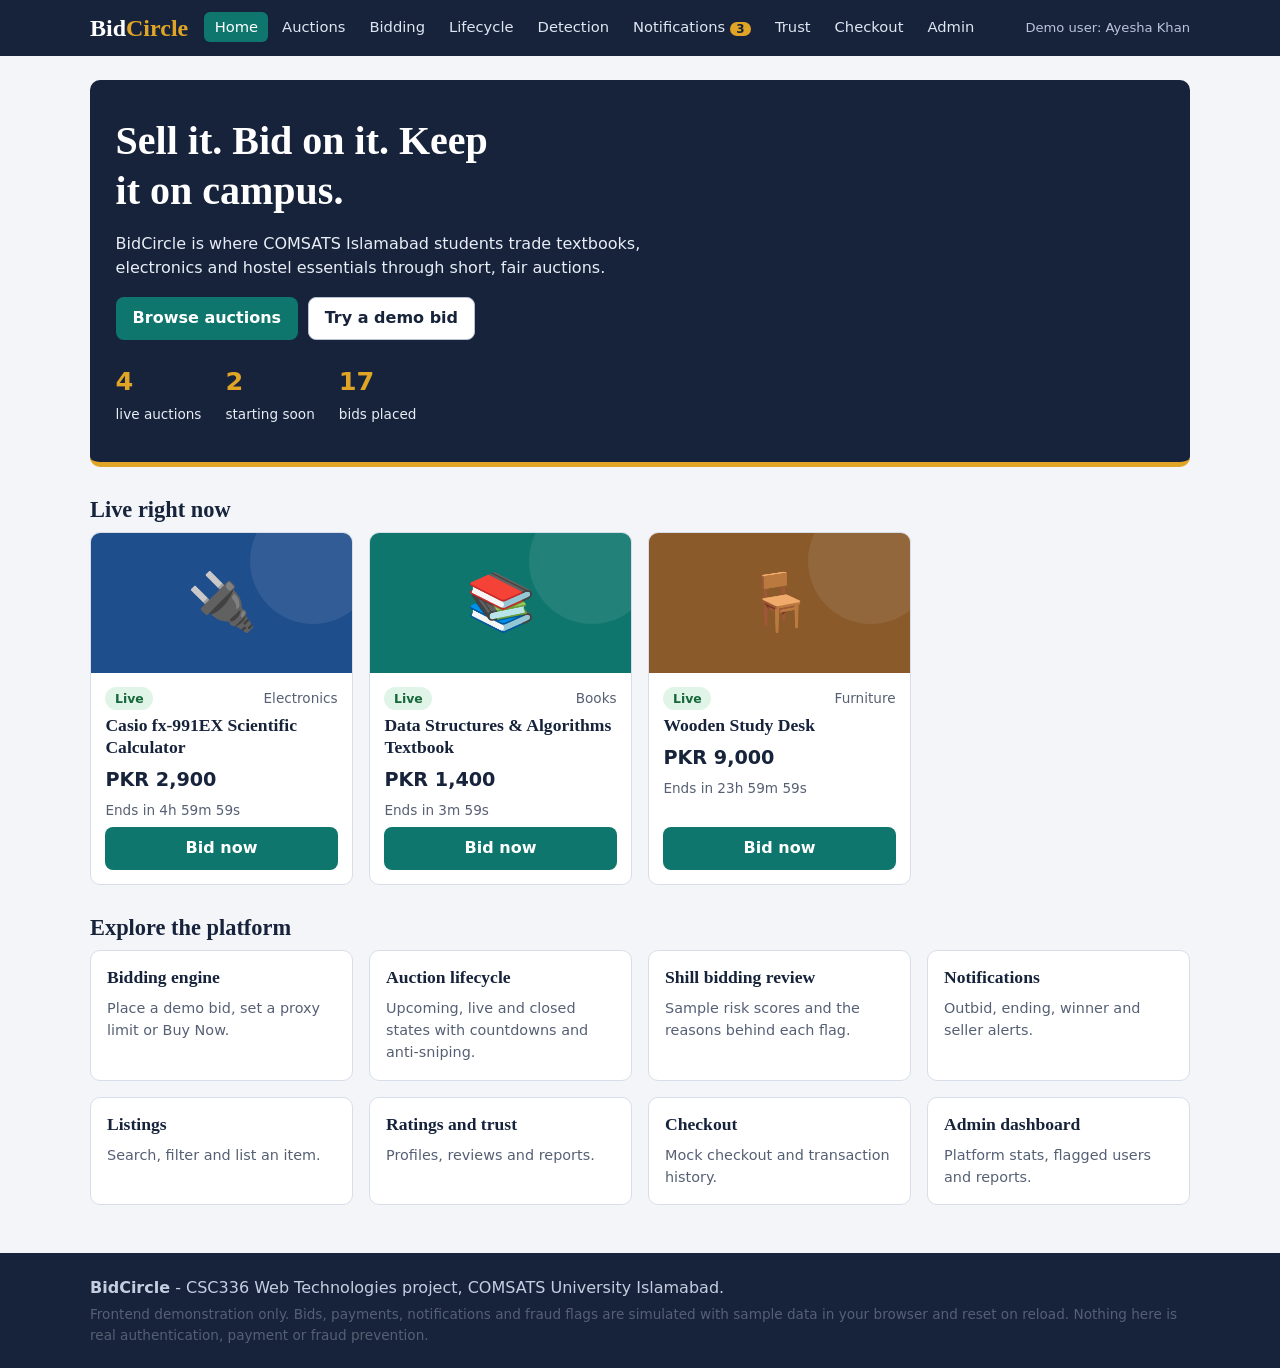
<file: index.html>
<!DOCTYPE html>
<html lang="en">
<head>
<meta charset="UTF-8">
<meta name="viewport" content="width=device-width, initial-scale=1.0">
<title>Home | BidCircle</title>
<link rel="stylesheet" href="css/style.css">
<link rel="stylesheet" href="css/ibrahim.css">
<link rel="stylesheet" href="css/mustafa.css">
</head>
<body data-root="" data-page="home">
<a class="skip" href="#main">Skip to content</a>
<header id="site-header" class="site-header"></header>
<main id="main" class="container">
<section class="hero">
  <h1>Sell it. Bid on it. Keep it on campus.</h1>
  <p>BidCircle is where COMSATS Islamabad students trade textbooks, electronics and hostel essentials through short, fair auctions.</p>
  <div class="row"><a class="btn btn-primary" href="pages/auctions.html">Browse auctions</a><a class="btn btn-secondary" href="pages/bidding.html">Try a demo bid</a></div>
  <div id="home-stats" class="stats" aria-label="Platform summary"></div>
</section>
<section aria-labelledby="feat-h"><h2 id="feat-h">Live right now</h2><div id="featured" class="grid"></div></section>
<section aria-labelledby="mod-h"><h2 id="mod-h">Explore the platform</h2>
<div class="grid">
<a class="tile" href="pages/bidding.html"><h3>Bidding engine</h3><p>Place a demo bid, set a proxy limit or Buy Now.</p></a>
<a class="tile" href="pages/lifecycle.html"><h3>Auction lifecycle</h3><p>Upcoming, live and closed states with countdowns and anti-sniping.</p></a>
<a class="tile" href="pages/detection.html"><h3>Shill bidding review</h3><p>Sample risk scores and the reasons behind each flag.</p></a>
<a class="tile" href="pages/notifications.html"><h3>Notifications</h3><p>Outbid, ending, winner and seller alerts.</p></a>
<a class="tile" href="pages/auctions.html"><h3>Listings</h3><p>Search, filter and list an item.</p></a>
<a class="tile" href="pages/trust.html"><h3>Ratings and trust</h3><p>Profiles, reviews and reports.</p></a>
<a class="tile" href="pages/checkout.html"><h3>Checkout</h3><p>Mock checkout and transaction history.</p></a>
<a class="tile" href="pages/admin.html"><h3>Admin dashboard</h3><p>Platform stats, flagged users and reports.</p></a>
</div></section>
</main>
<footer id="site-footer" class="site-footer"></footer>
<script src="js/sample-data.js"></script>
<script src="js/main.js"></script>

</body>
</html>
</file>
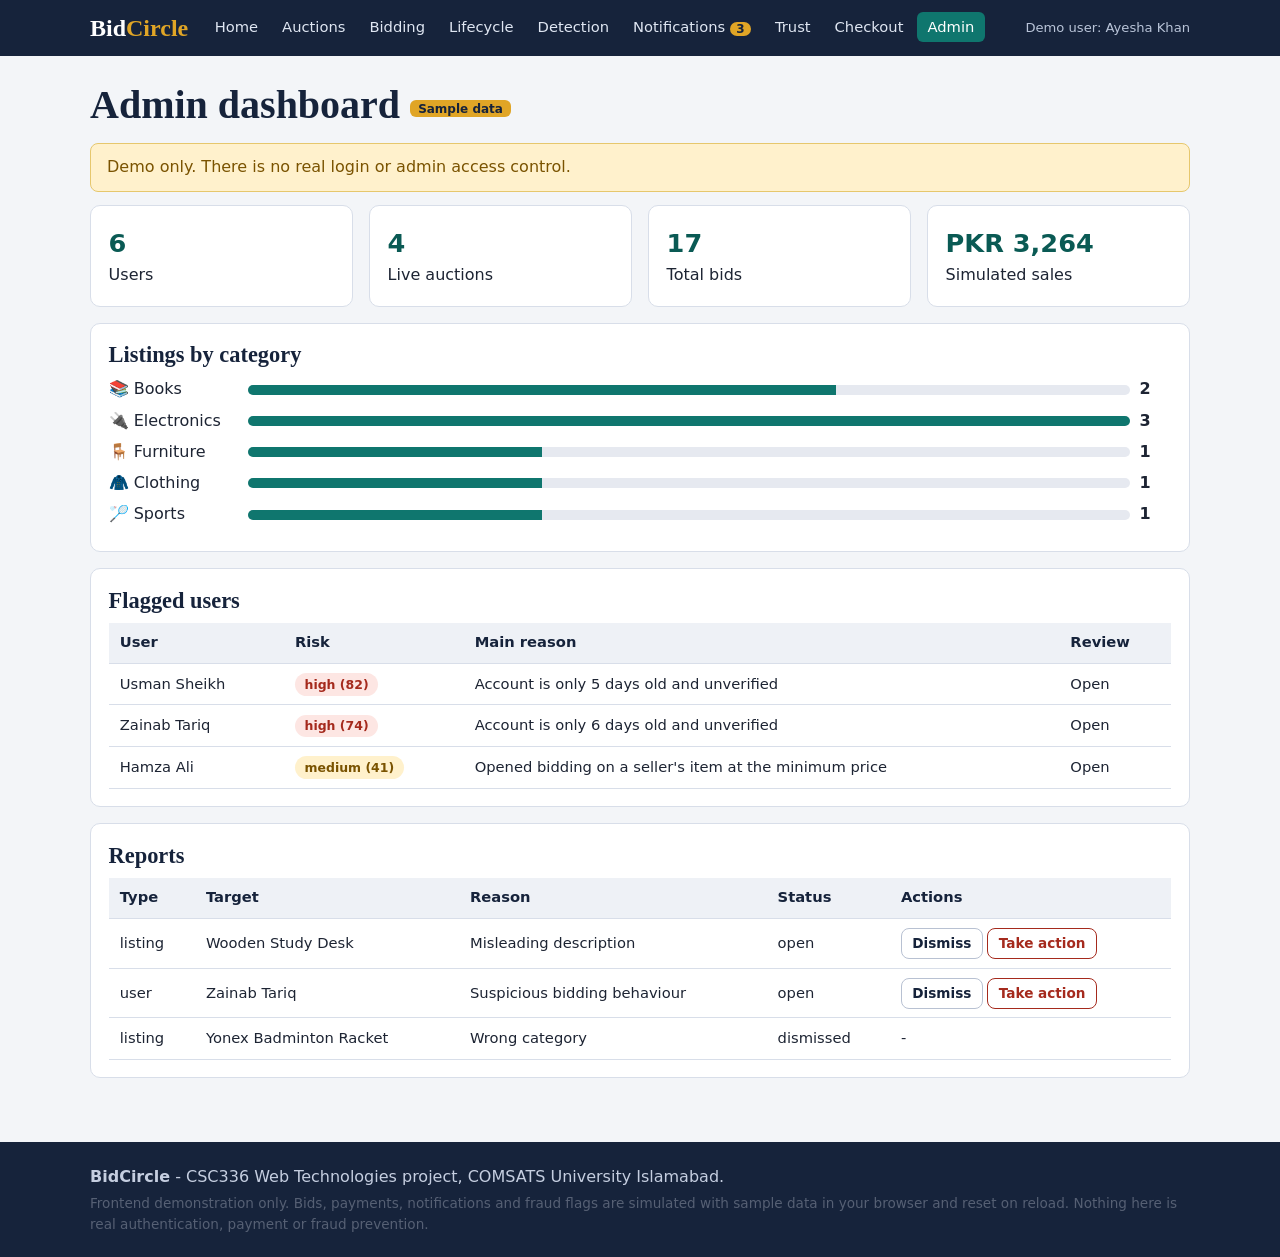
<file: pages/admin.html>
<!DOCTYPE html>
<html lang="en">
<head>
<meta charset="UTF-8">
<meta name="viewport" content="width=device-width, initial-scale=1.0">
<title>Admin Dashboard | BidCircle</title>
<link rel="stylesheet" href="../css/style.css">
<link rel="stylesheet" href="../css/ibrahim.css">
<link rel="stylesheet" href="../css/mustafa.css">
</head>
<body data-root="../" data-page="admin">
<a class="skip" href="#main">Skip to content</a>
<header id="site-header" class="site-header"></header>
<main id="main" class="container">
<h1>Admin dashboard <span class="sim-tag">Sample data</span></h1><p class="alert alert-warn">Demo only. There is no real login or admin access control.</p>
<div id="admin-stats"></div>
<section class="panel" style="margin-top:1rem"><h2>Listings by category</h2><div id="cat-chart"></div></section>
<section class="panel"><h2>Flagged users</h2><div class="table-wrap"><table><thead><tr><th>User</th><th>Risk</th><th>Main reason</th><th>Review</th></tr></thead><tbody id="flagged-body"></tbody></table></div></section>
<section class="panel"><h2>Reports</h2><div class="table-wrap"><table><thead><tr><th>Type</th><th>Target</th><th>Reason</th><th>Status</th><th>Actions</th></tr></thead><tbody id="report-body"></tbody></table></div></section>
</main>
<footer id="site-footer" class="site-footer"></footer>
<script src="../js/sample-data.js"></script>
<script src="../js/main.js"></script>
<script src="../js/mustafa/admin.js"></script>
</body>
</html>
</file>
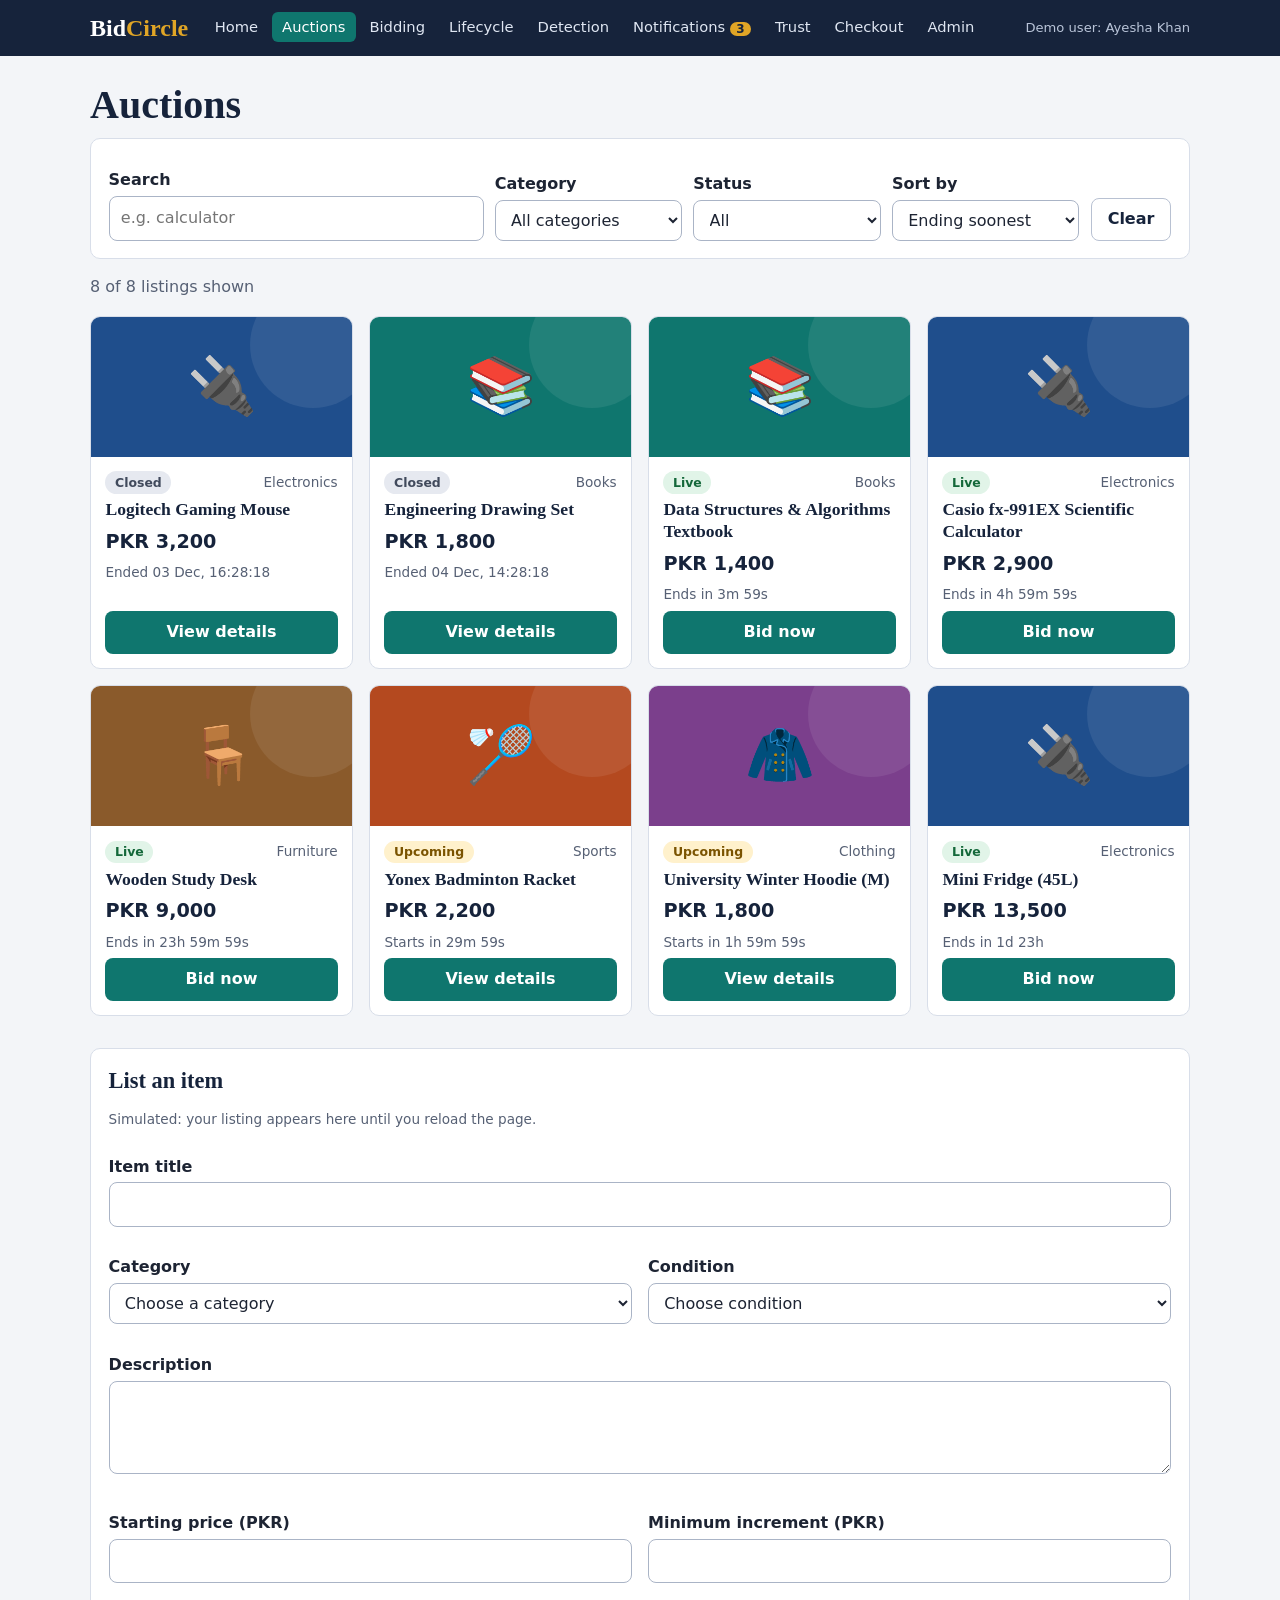
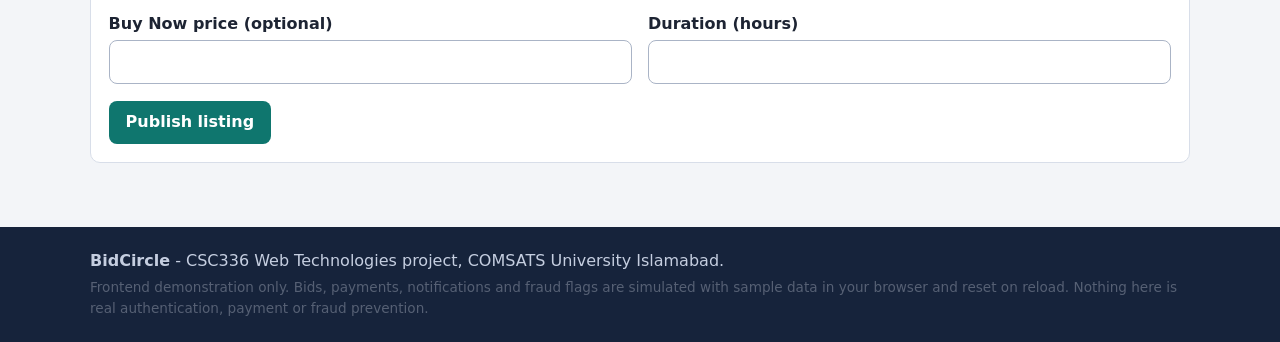
<file: pages/auctions.html>
<!DOCTYPE html>
<html lang="en">
<head>
<meta charset="UTF-8">
<meta name="viewport" content="width=device-width, initial-scale=1.0">
<title>Auctions | BidCircle</title>
<link rel="stylesheet" href="../css/style.css">
<link rel="stylesheet" href="../css/ibrahim.css">
<link rel="stylesheet" href="../css/mustafa.css">
</head>
<body data-root="../" data-page="auctions">
<a class="skip" href="#main">Skip to content</a>
<header id="site-header" class="site-header"></header>
<main id="main" class="container">
<h1>Auctions</h1>
<section class="panel" aria-label="Search and filters"><div class="filters">
<div><label for="search">Search</label><input id="search" type="search" placeholder="e.g. calculator"></div>
<div><label for="category">Category</label><select id="category"></select></div>
<div><label for="status-filter">Status</label><select id="status-filter"><option value="all">All</option><option value="live">Live</option><option value="upcoming">Upcoming</option><option value="closed">Closed</option></select></div>
<div><label for="sort">Sort by</label><select id="sort"><option value="ending">Ending soonest</option><option value="low">Price: low to high</option><option value="high">Price: high to low</option></select></div>
<button id="clear-filters" class="btn btn-secondary" type="button">Clear</button></div></section>
<p id="result-count" class="muted" role="status"></p>
<div id="listing-grid" class="grid"></div>
<div id="empty-state" class="empty" hidden>No listings match. Try a different keyword or clear the filters.</div>
<section class="panel" style="margin-top:2rem"><h2>List an item</h2><p class="muted small">Simulated: your listing appears here until you reload the page.</p>
<div id="listing-ok" class="alert alert-ok" role="status" hidden></div>
<form id="listing-form" novalidate class="form-grid">
<div class="full"><label for="f-title">Item title</label><input id="f-title" required minlength="5" maxlength="80"><p class="field-error" id="err-f-title"></p></div>
<div><label for="f-category">Category</label><select id="f-category" required></select><p class="field-error" id="err-f-category"></p></div>
<div><label for="f-condition">Condition</label><select id="f-condition" required><option value="">Choose condition</option><option>Like new</option><option>Good</option><option>Fair</option></select><p class="field-error" id="err-f-condition"></p></div>
<div class="full"><label for="f-desc">Description</label><textarea id="f-desc" rows="3" required minlength="20" maxlength="400"></textarea><p class="field-error" id="err-f-desc"></p></div>
<div><label for="f-start">Starting price (PKR)</label><input id="f-start" type="number" min="100" required><p class="field-error" id="err-f-start"></p></div>
<div><label for="f-inc">Minimum increment (PKR)</label><input id="f-inc" type="number" min="10" required><p class="field-error" id="err-f-inc"></p></div>
<div><label for="f-buy">Buy Now price (optional)</label><input id="f-buy" type="number" min="100"><p class="field-error" id="err-f-buy"></p></div>
<div><label for="f-hours">Duration (hours)</label><input id="f-hours" type="number" min="1" max="168" required><p class="field-error" id="err-f-hours"></p></div>
<div class="full"><button class="btn btn-primary" type="submit">Publish listing</button></div></form></section>
</main>
<footer id="site-footer" class="site-footer"></footer>
<script src="../js/sample-data.js"></script>
<script src="../js/main.js"></script>
<script src="../js/mustafa/listings.js"></script>
</body>
</html>
</file>
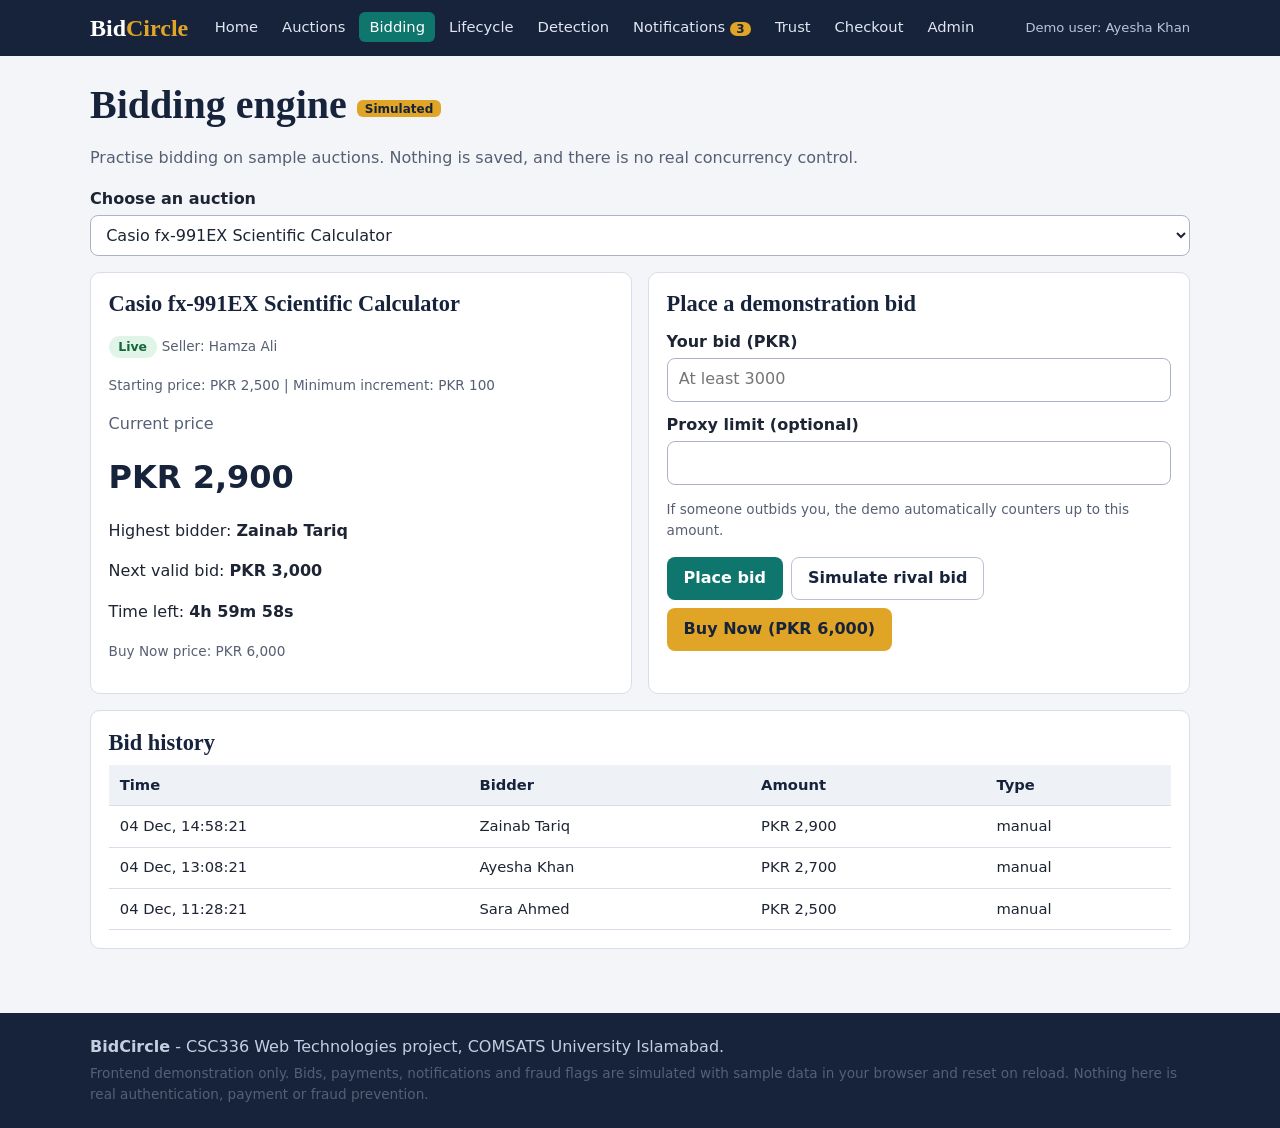
<file: pages/bidding.html>
<!DOCTYPE html>
<html lang="en">
<head>
<meta charset="UTF-8">
<meta name="viewport" content="width=device-width, initial-scale=1.0">
<title>Bidding Engine | BidCircle</title>
<link rel="stylesheet" href="../css/style.css">
<link rel="stylesheet" href="../css/ibrahim.css">
<link rel="stylesheet" href="../css/mustafa.css">
</head>
<body data-root="../" data-page="bidding">
<a class="skip" href="#main">Skip to content</a>
<header id="site-header" class="site-header"></header>
<main id="main" class="container">
<h1>Bidding engine <span class="sim-tag">Simulated</span></h1>
<p class="muted">Practise bidding on sample auctions. Nothing is saved, and there is no real concurrency control.</p>
<label for="auction-select">Choose an auction</label><select id="auction-select"></select>
<div class="bid-layout" style="margin-top:1rem">
<section class="panel" id="bid-summary" aria-live="polite"></section>
<section class="panel"><h2>Place a demonstration bid</h2>
<form id="bid-form" novalidate>
<label for="bid-amount">Your bid (PKR)</label><input id="bid-amount" type="number" step="1" inputmode="numeric">
<label for="proxy-max">Proxy limit (optional)</label><input id="proxy-max" type="number" step="1" inputmode="numeric" aria-describedby="proxy-help">
<p id="proxy-help" class="muted small">If someone outbids you, the demo automatically counters up to this amount.</p>
<div class="bid-actions"><button class="btn btn-primary" id="place-btn" type="submit">Place bid</button>
<button class="btn btn-secondary" id="rival-btn" type="button">Simulate rival bid</button>
<button class="btn btn-gold" id="buy-btn" type="button">Buy Now</button></div>
</form><div id="bid-msg" role="status" aria-live="polite"></div></section></div>
<section class="panel"><h2>Bid history</h2><div class="table-wrap"><table><thead><tr><th>Time</th><th>Bidder</th><th>Amount</th><th>Type</th></tr></thead><tbody id="bid-history"></tbody></table></div></section>
</main>
<footer id="site-footer" class="site-footer"></footer>
<script src="../js/sample-data.js"></script>
<script src="../js/main.js"></script>
<script src="../js/ibrahim/bidding.js"></script>
</body>
</html>
</file>
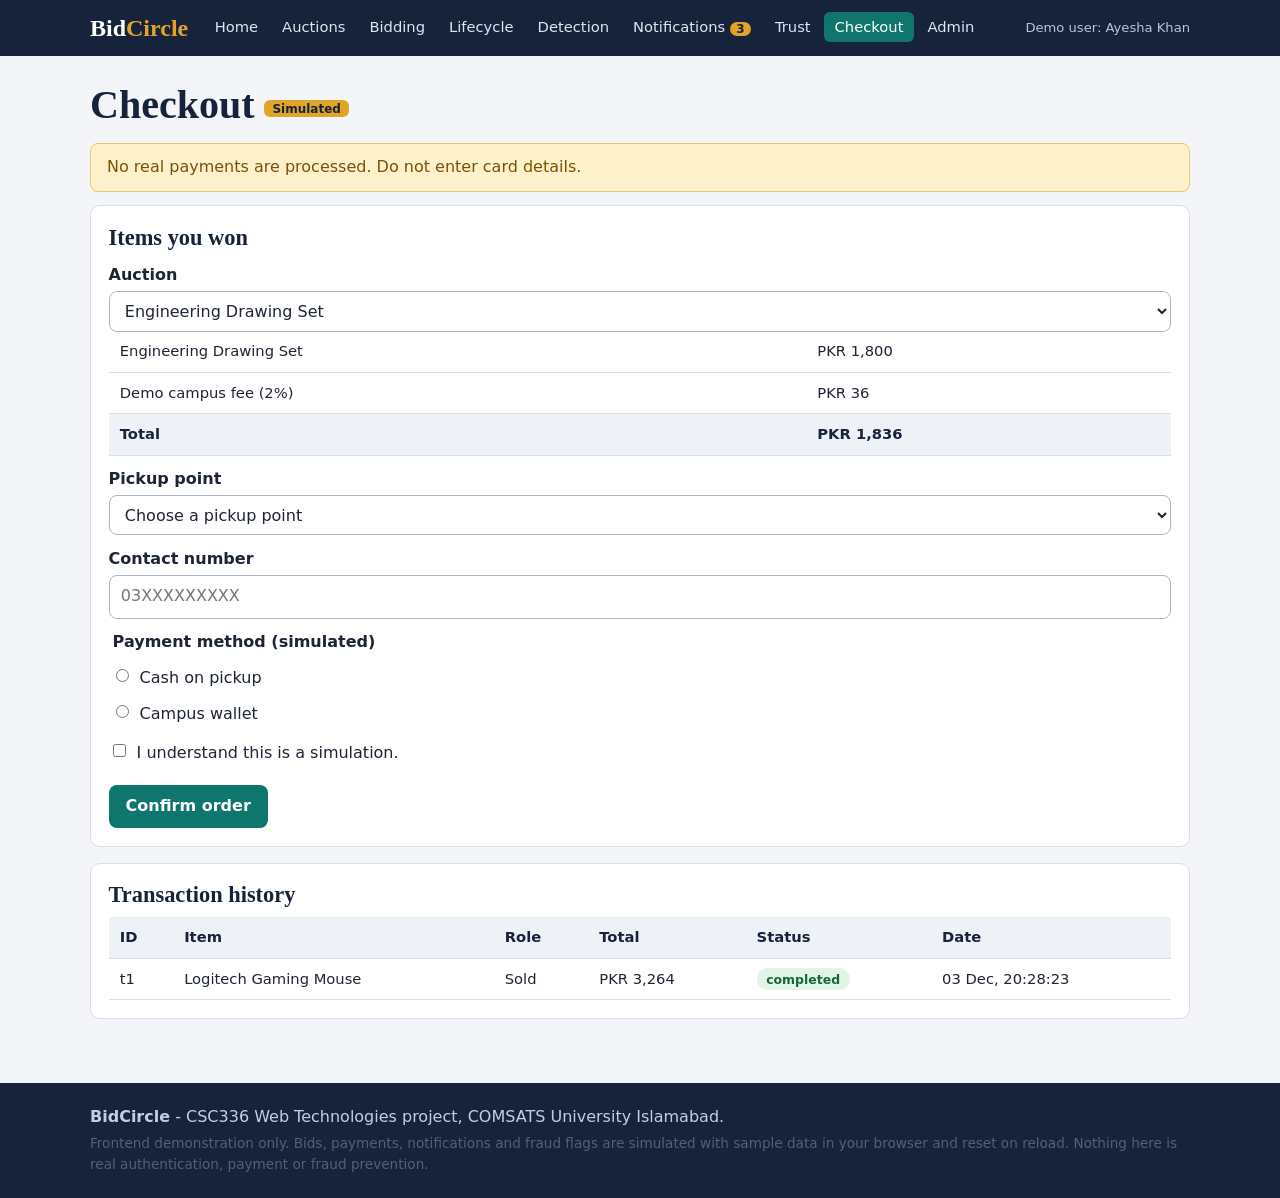
<file: pages/checkout.html>
<!DOCTYPE html>
<html lang="en">
<head>
<meta charset="UTF-8">
<meta name="viewport" content="width=device-width, initial-scale=1.0">
<title>Checkout | BidCircle</title>
<link rel="stylesheet" href="../css/style.css">
<link rel="stylesheet" href="../css/ibrahim.css">
<link rel="stylesheet" href="../css/mustafa.css">
</head>
<body data-root="../" data-page="checkout">
<a class="skip" href="#main">Skip to content</a>
<header id="site-header" class="site-header"></header>
<main id="main" class="container">
<h1>Checkout <span class="sim-tag">Simulated</span></h1><p class="alert alert-warn">No real payments are processed. Do not enter card details.</p>
<div id="receipt" class="alert alert-ok" role="status" hidden></div>
<section class="panel"><h2>Items you won</h2><div id="no-pending" class="empty">Nothing waiting for checkout. Win an auction to see it here.</div>
<form id="checkout-form"><label for="won-select">Auction</label><select id="won-select"></select><div id="order-summary" class="table-wrap"></div>
<label for="pickup">Pickup point</label><select id="pickup" required><option value="">Choose a pickup point</option><option>Main library entrance</option><option>Cafeteria</option><option>Hostel gate</option></select>
<label for="phone">Contact number</label><input id="phone" type="tel" required pattern="03[0-9]{9}" placeholder="03XXXXXXXXX" title="Enter an 11-digit mobile number starting with 03">
<fieldset style="border:0;padding:0;margin-top:.7rem"><legend><strong>Payment method (simulated)</strong></legend>
<label class="check"><input type="radio" name="method" value="Simulated cash on pickup" required> Cash on pickup</label>
<label class="check"><input type="radio" name="method" value="Simulated campus wallet"> Campus wallet</label></fieldset>
<label class="check"><input type="checkbox" required> I understand this is a simulation.</label>
<button class="btn btn-primary" type="submit" style="margin-top:1rem">Confirm order</button></form></section>
<section class="panel"><h2>Transaction history</h2><div class="table-wrap"><table><thead><tr><th>ID</th><th>Item</th><th>Role</th><th>Total</th><th>Status</th><th>Date</th></tr></thead><tbody id="tx-body"></tbody></table></div></section>
</main>
<footer id="site-footer" class="site-footer"></footer>
<script src="../js/sample-data.js"></script>
<script src="../js/main.js"></script>
<script src="../js/mustafa/checkout.js"></script>
</body>
</html>
</file>
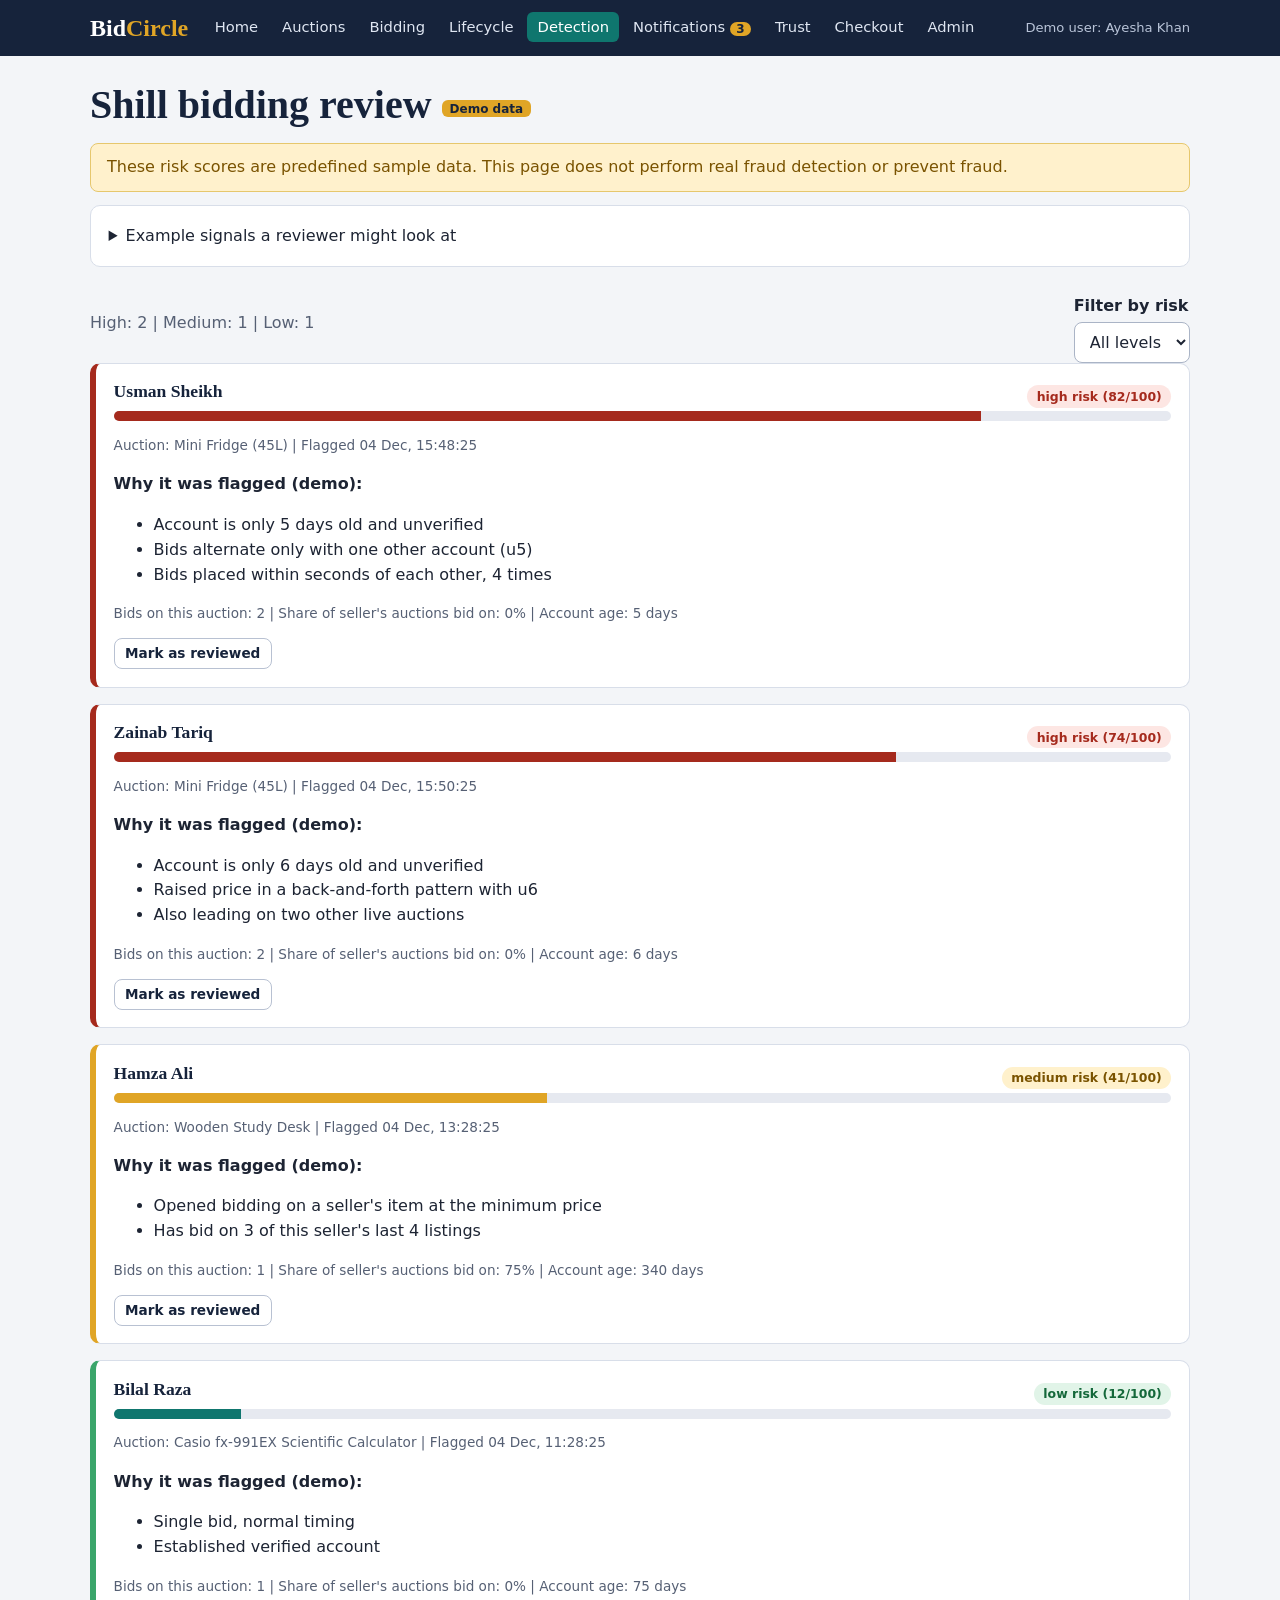
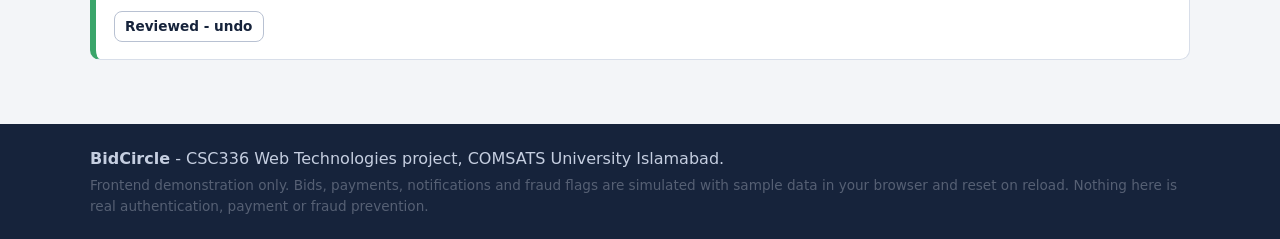
<file: pages/detection.html>
<!DOCTYPE html>
<html lang="en">
<head>
<meta charset="UTF-8">
<meta name="viewport" content="width=device-width, initial-scale=1.0">
<title>Shill Bidding Review | BidCircle</title>
<link rel="stylesheet" href="../css/style.css">
<link rel="stylesheet" href="../css/ibrahim.css">
<link rel="stylesheet" href="../css/mustafa.css">
</head>
<body data-root="../" data-page="detection">
<a class="skip" href="#main">Skip to content</a>
<header id="site-header" class="site-header"></header>
<main id="main" class="container">
<h1>Shill bidding review <span class="sim-tag">Demo data</span></h1>
<p class="alert alert-warn">These risk scores are predefined sample data. This page does not perform real fraud detection or prevent fraud.</p>
<details class="panel"><summary>Example signals a reviewer might look at</summary><ul><li>Very new, unverified accounts</li><li>Two accounts raising each other repeatedly</li><li>Bidding mostly on one seller's listings</li><li>Bids placed seconds apart</li></ul></details>
<div class="row"><p id="risk-summary" class="muted" role="status"></p><div><label for="risk-filter">Filter by risk</label><select id="risk-filter"><option value="all">All levels</option><option value="high">High</option><option value="medium">Medium</option><option value="low">Low</option></select></div></div>
<div id="risk-list"></div>
</main>
<footer id="site-footer" class="site-footer"></footer>
<script src="../js/sample-data.js"></script>
<script src="../js/main.js"></script>
<script src="../js/ibrahim/detection.js"></script>
</body>
</html>
</file>
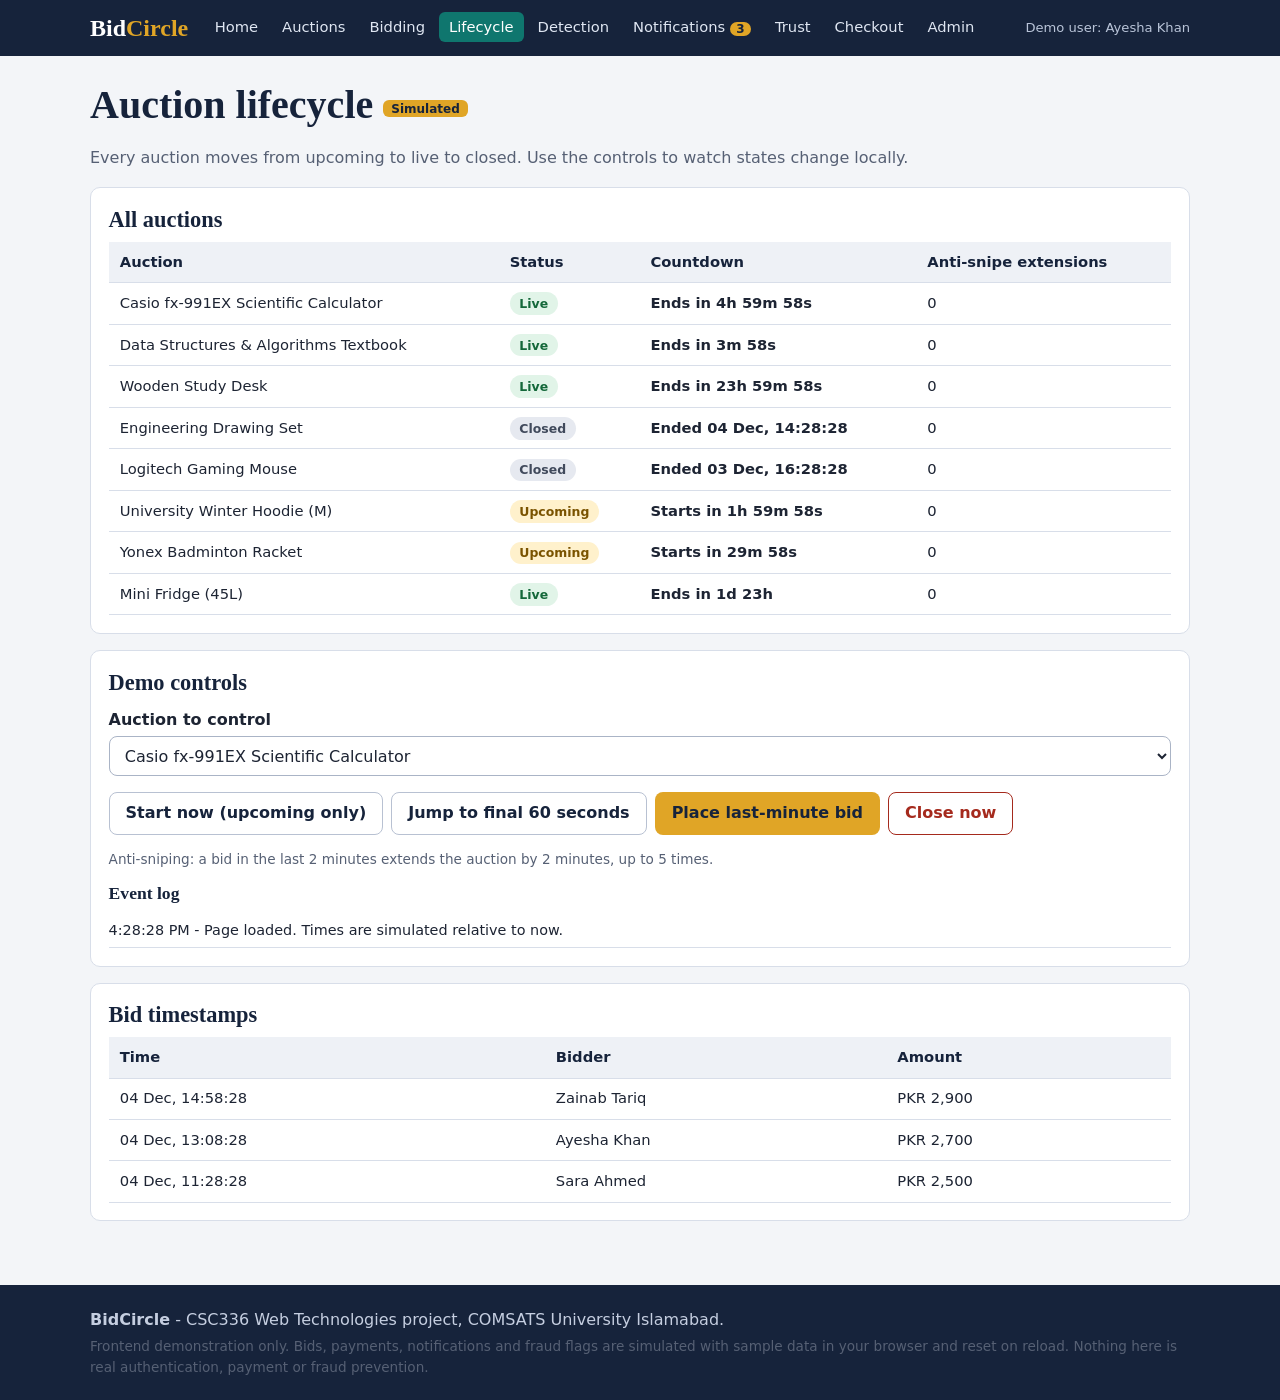
<file: pages/lifecycle.html>
<!DOCTYPE html>
<html lang="en">
<head>
<meta charset="UTF-8">
<meta name="viewport" content="width=device-width, initial-scale=1.0">
<title>Auction Lifecycle | BidCircle</title>
<link rel="stylesheet" href="../css/style.css">
<link rel="stylesheet" href="../css/ibrahim.css">
<link rel="stylesheet" href="../css/mustafa.css">
</head>
<body data-root="../" data-page="lifecycle">
<a class="skip" href="#main">Skip to content</a>
<header id="site-header" class="site-header"></header>
<main id="main" class="container">
<h1>Auction lifecycle <span class="sim-tag">Simulated</span></h1>
<p class="muted">Every auction moves from upcoming to live to closed. Use the controls to watch states change locally.</p>
<section class="panel"><h2>All auctions</h2><div class="table-wrap"><table><thead><tr><th>Auction</th><th>Status</th><th>Countdown</th><th>Anti-snipe extensions</th></tr></thead><tbody id="life-body"></tbody></table></div></section>
<section class="panel"><h2>Demo controls</h2><label for="life-select">Auction to control</label><select id="life-select"></select>
<div class="bid-actions"><button id="start-btn" class="btn btn-secondary" type="button">Start now (upcoming only)</button>
<button id="final-btn" class="btn btn-secondary" type="button">Jump to final 60 seconds</button>
<button id="snipe-btn" class="btn btn-gold" type="button">Place last-minute bid</button>
<button id="close-btn" class="btn btn-danger" type="button">Close now</button></div>
<p class="muted small">Anti-sniping: a bid in the last 2 minutes extends the auction by 2 minutes, up to 5 times.</p>
<h3>Event log</h3><ul id="event-log" class="log" aria-live="polite"></ul></section>
<section class="panel"><h2>Bid timestamps</h2><div class="table-wrap"><table><thead><tr><th>Time</th><th>Bidder</th><th>Amount</th></tr></thead><tbody id="life-bids"></tbody></table></div></section>
</main>
<footer id="site-footer" class="site-footer"></footer>
<script src="../js/sample-data.js"></script>
<script src="../js/main.js"></script>
<script src="../js/ibrahim/lifecycle.js"></script>
</body>
</html>
</file>
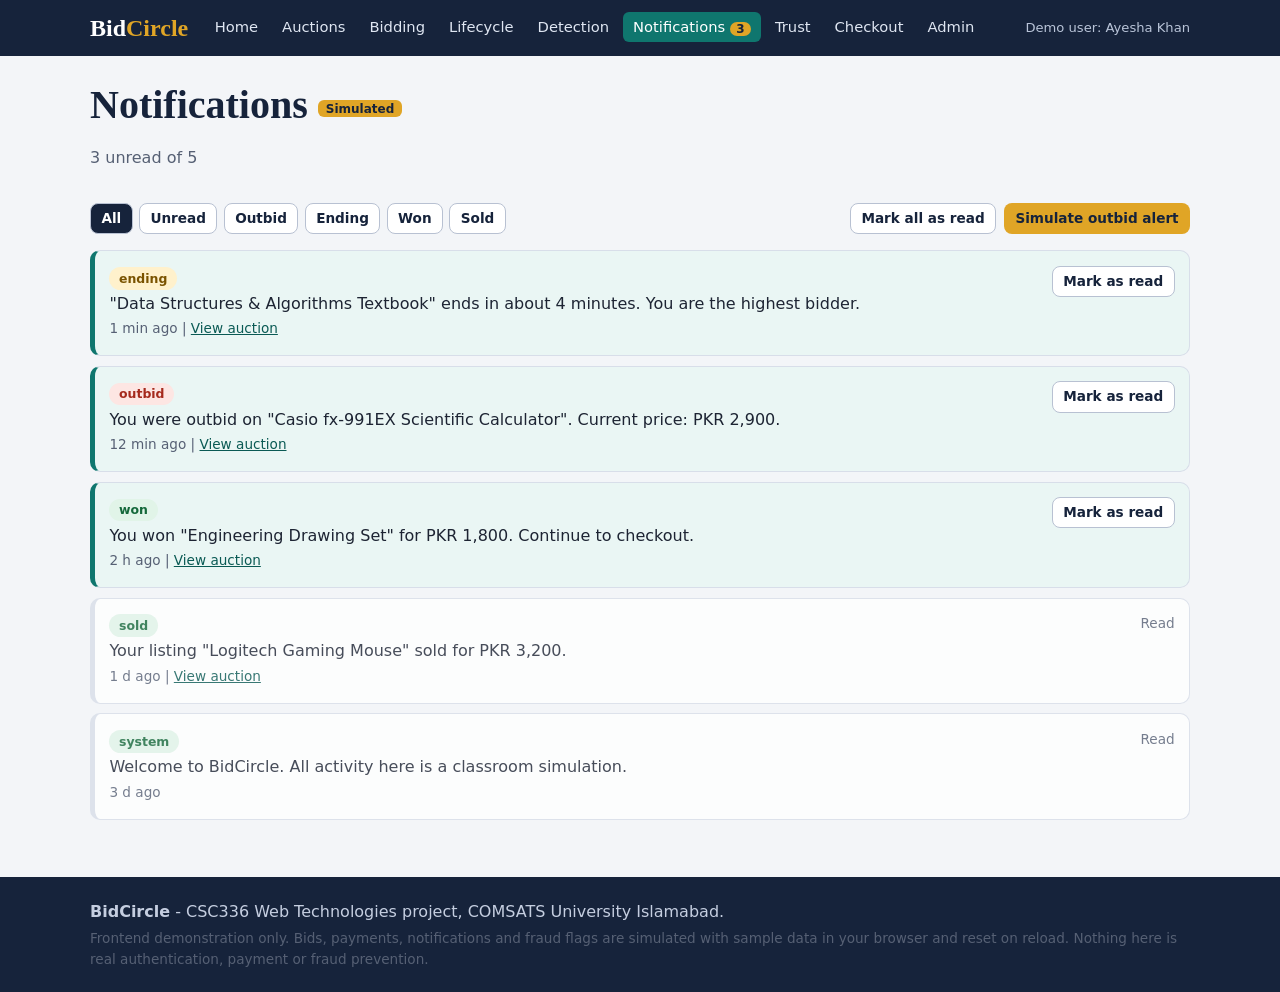
<file: pages/notifications.html>
<!DOCTYPE html>
<html lang="en">
<head>
<meta charset="UTF-8">
<meta name="viewport" content="width=device-width, initial-scale=1.0">
<title>Notifications | BidCircle</title>
<link rel="stylesheet" href="../css/style.css">
<link rel="stylesheet" href="../css/ibrahim.css">
<link rel="stylesheet" href="../css/mustafa.css">
</head>
<body data-root="../" data-page="notifications">
<a class="skip" href="#main">Skip to content</a>
<header id="site-header" class="site-header"></header>
<main id="main" class="container">
<h1>Notifications <span class="sim-tag">Simulated</span></h1>
<p id="notif-status" class="muted" role="status"></p>
<div class="row"><div id="notif-tabs" class="tabs" role="group" aria-label="Filter notifications"></div>
<div class="bid-actions" style="margin:0"><button id="read-all" class="btn btn-secondary btn-sm" type="button">Mark all as read</button><button id="sim-alert" class="btn btn-gold btn-sm" type="button">Simulate outbid alert</button></div></div>
<div id="notif-list" aria-live="polite"></div>
</main>
<footer id="site-footer" class="site-footer"></footer>
<script src="../js/sample-data.js"></script>
<script src="../js/main.js"></script>
<script src="../js/ibrahim/notifications.js"></script>
</body>
</html>
</file>
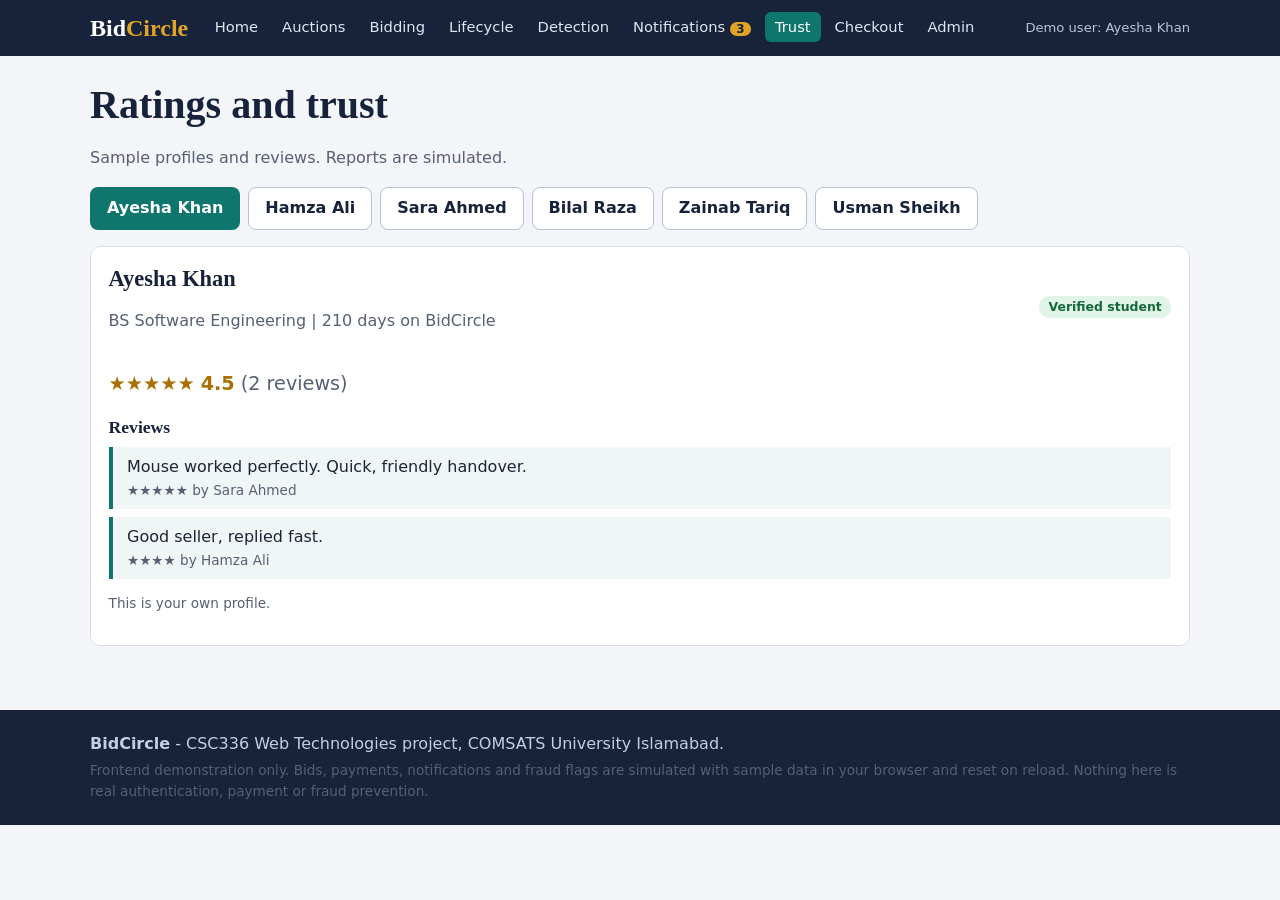
<file: pages/trust.html>
<!DOCTYPE html>
<html lang="en">
<head>
<meta charset="UTF-8">
<meta name="viewport" content="width=device-width, initial-scale=1.0">
<title>Ratings & Trust | BidCircle</title>
<link rel="stylesheet" href="../css/style.css">
<link rel="stylesheet" href="../css/ibrahim.css">
<link rel="stylesheet" href="../css/mustafa.css">
</head>
<body data-root="../" data-page="trust">
<a class="skip" href="#main">Skip to content</a>
<header id="site-header" class="site-header"></header>
<main id="main" class="container">
<h1>Ratings and trust</h1><p class="muted">Sample profiles and reviews. Reports are simulated.</p>
<div id="user-list" role="group" aria-label="Choose a profile"></div><section id="profile" class="panel" aria-live="polite"></section>
</main>
<footer id="site-footer" class="site-footer"></footer>
<script src="../js/sample-data.js"></script>
<script src="../js/main.js"></script>
<script src="../js/mustafa/ratings.js"></script>
</body>
</html>
</file>
<file: css/style.css>
/* BidCircle design system (shared). Ink navy + campus teal + gavel gold. */
:root{--ink:#16233b;--teal:#0f766e;--teal-dark:#0a5a54;--gold:#e0a526;--bg:#f3f5f8;--surface:#fff;--text:#1d2433;--muted:#566074;--border:#d8dee9;--ok:#14683a;--okbg:#e1f4e8;--warn:#7a5300;--warnbg:#fff1cc;--bad:#a52a1d;--badbg:#fde6e3;--r:10px;--font:system-ui,-apple-system,"Segoe UI",Roboto,Arial,sans-serif;--head:Georgia,"Times New Roman",serif}
*{box-sizing:border-box}
body{margin:0;font-family:var(--font);background:var(--bg);color:var(--text);line-height:1.55}
h1,h2,h3{font-family:var(--head);color:var(--ink);line-height:1.25;margin:0 0 .5rem}
h1{font-size:clamp(1.7rem,4vw,2.5rem)}h2{font-size:1.4rem;margin-top:1.8rem}h3{font-size:1.1rem}
a{color:var(--teal-dark)}img{max-width:100%;display:block}
.container{width:min(1100px,100% - 2rem);margin-inline:auto}
main{padding:1.5rem 0 3rem;min-height:60vh}
.skip{position:absolute;left:-999px;top:0;background:#fff;padding:.5rem 1rem;z-index:20}.skip:focus{left:.5rem}
.muted{color:var(--muted)}.small{font-size:.85rem}
:focus-visible{outline:3px solid var(--gold);outline-offset:2px}
.site-header{background:var(--ink);position:sticky;top:0;z-index:10}
.bar{display:flex;align-items:center;gap:1rem;flex-wrap:wrap;padding:.6rem 0}
.brand{font-family:var(--head);font-size:1.5rem;color:#fff;text-decoration:none;font-weight:700}.brand span{color:var(--gold)}
nav ul{list-style:none;display:flex;gap:.2rem;margin:0;padding:0;flex-wrap:wrap}
nav a{color:#dfe6f2;text-decoration:none;padding:.4rem .65rem;border-radius:6px;font-size:.92rem;transition:background .2s}
nav a:hover{background:rgba(255,255,255,.12)}nav a[aria-current=page]{background:var(--teal);color:#fff}
.count{background:var(--gold);color:var(--ink);border-radius:99px;padding:0 .4rem;font-size:.75rem;font-weight:700}
.demo-user{margin-left:auto;color:#b9c4d8;font-size:.82rem}
.menu-btn{display:none;background:transparent;color:#fff;border:1px solid #8795ad;border-radius:6px;padding:.35rem .7rem;margin-left:auto;font:inherit}
.hero{background:var(--ink);color:#e8edf6;border-radius:var(--r);padding:2.2rem 1.6rem;margin-bottom:1rem;border-bottom:5px solid var(--gold)}
.hero h1{color:#fff;max-width:20ch}.hero p{max-width:60ch}
.stats{display:flex;gap:1.5rem;flex-wrap:wrap;margin-top:1.4rem}.stat strong{display:block;font-size:1.6rem;color:var(--gold)}.stat span{font-size:.85rem}
.row{display:flex;gap:.6rem;align-items:center;flex-wrap:wrap;justify-content:space-between}
.hero .row{justify-content:flex-start}
.grid{display:grid;grid-template-columns:repeat(auto-fill,minmax(240px,1fr));gap:1rem}
.card,.tile,.panel{background:var(--surface);border:1px solid var(--border);border-radius:var(--r)}
.card{overflow:hidden;display:flex;flex-direction:column}.card img{height:140px;width:100%;object-fit:cover}
.card-body{padding:.9rem;display:flex;flex-direction:column;gap:.35rem;flex:1}.card-body .btn{margin-top:auto;text-align:center}
.card-body h3{margin:0}.card-body p{margin:0}
.price{font-weight:700;font-size:1.2rem;color:var(--ink)}
.tile{padding:1rem;text-decoration:none;color:var(--text);transition:border-color .2s,transform .2s}.tile:hover{border-color:var(--teal);transform:translateY(-2px)}.tile p{margin:0;color:var(--muted);font-size:.9rem}
.panel{padding:1.1rem;margin-bottom:1rem}.panel h2{margin-top:0}
.badge{display:inline-block;padding:.1rem .6rem;border-radius:99px;font-size:.78rem;font-weight:700}
.badge-live{background:var(--okbg);color:var(--ok)}.badge-upcoming{background:var(--warnbg);color:var(--warn)}.badge-closed{background:#e6e9f0;color:#414a5c}
.badge-high{background:var(--badbg);color:var(--bad)}.badge-medium{background:var(--warnbg);color:var(--warn)}.badge-low{background:var(--okbg);color:var(--ok)}
.btn{display:inline-block;border:1px solid transparent;border-radius:8px;padding:.5rem 1rem;font:inherit;font-weight:600;cursor:pointer;text-decoration:none;transition:background .2s}
.btn-primary{background:var(--teal);color:#fff}.btn-primary:hover{background:var(--teal-dark)}
.btn-secondary{background:#fff;color:var(--ink);border-color:#b8c1d2}.btn-secondary:hover{background:#eef1f6}
.btn-gold{background:var(--gold);color:var(--ink)}.btn-gold:hover{background:#cc9419}
.btn-danger{background:#fff;color:var(--bad);border-color:var(--bad)}.btn-danger:hover{background:var(--badbg)}
.btn:disabled,.btn[aria-disabled=true]{opacity:.5;cursor:not-allowed}
.btn-sm{padding:.25rem .65rem;font-size:.85rem}
label{display:block;font-weight:600;margin:.7rem 0 .2rem}
input,select,textarea{width:100%;padding:.55rem .7rem;border:1px solid #aab4c6;border-radius:8px;font:inherit;background:#fff;color:var(--text)}
input[type=radio],input[type=checkbox]{width:auto}
.check{display:flex;gap:.5rem;align-items:flex-start;font-weight:400}
.field-error{color:var(--bad);font-size:.85rem;min-height:1.1em;margin:.15rem 0 0}
input:user-invalid,select:user-invalid,textarea:user-invalid{border-color:var(--bad)}
.alert{padding:.7rem 1rem;border-radius:8px;border:1px solid;margin:.8rem 0}
.alert-ok{background:var(--okbg);color:var(--ok);border-color:#9ad2b0}.alert-error{background:var(--badbg);color:var(--bad);border-color:#e7a79f}.alert-info{background:#e5eefb;color:#1d4a85;border-color:#a9c3e8}.alert-warn{background:var(--warnbg);color:var(--warn);border-color:#e6c76d}
.sim-tag{font-family:var(--font);font-size:.75rem;background:var(--gold);color:var(--ink);padding:.1rem .5rem;border-radius:6px;vertical-align:middle}
.table-wrap{overflow-x:auto}
table{width:100%;border-collapse:collapse;background:#fff}th,td{text-align:left;padding:.55rem .7rem;border-bottom:1px solid var(--border);font-size:.92rem}th{background:#eef1f6;color:var(--ink)}
.empty{text-align:center;padding:2rem;border:2px dashed var(--border);border-radius:var(--r);color:var(--muted)}
.placeholder{border-style:dashed}
.site-footer{background:var(--ink);color:#c5cee0;padding:1.2rem 0}.site-footer p{margin:.2rem 0}
@media (max-width:760px){.menu-btn{display:block}nav{display:none;width:100%;order:5}nav.open{display:block}nav ul{flex-direction:column}.demo-user{width:100%;margin:0}}
@media (prefers-reduced-motion:reduce){*{transition:none!important}}
</file>
<file: css/ibrahim.css>
/* Ibrahim's module styles: bidding, lifecycle, detection, notifications */
.bid-layout{display:grid;grid-template-columns:1fr 1fr;gap:1rem}
.big-price{font-size:2rem;font-weight:700;color:var(--ink);margin:0}
.countdown{font-variant-numeric:tabular-nums;font-weight:700}
.bid-actions{display:flex;gap:.5rem;flex-wrap:wrap;margin-top:1rem}
.log{list-style:none;margin:0;padding:0;max-height:220px;overflow:auto}.log li{padding:.35rem 0;border-bottom:1px solid var(--border);font-size:.9rem}
.risk-card{border-left:6px solid var(--border)}.risk-card.risk-high{border-left-color:var(--bad)}.risk-card.risk-medium{border-left-color:var(--gold)}.risk-card.risk-low{border-left-color:#3aa56a}
.meter{height:10px;background:#e6e9f0;border-radius:99px;overflow:hidden}.meter span{display:block;height:100%;background:var(--teal)}
.risk-high .meter span{background:var(--bad)}.risk-medium .meter span{background:var(--gold)}
.tabs{display:flex;gap:.4rem;flex-wrap:wrap;margin:1rem 0}.tabs button[aria-pressed=true]{background:var(--ink);color:#fff}
.notif{display:flex;gap:.8rem;align-items:flex-start;justify-content:space-between;padding:.9rem;border:1px solid var(--border);border-left:5px solid var(--border);border-radius:var(--r);background:#fff;margin-bottom:.6rem;transition:background .3s}
.notif.unread{border-left-color:var(--teal);background:#eaf6f4}.notif.read{opacity:.8}
.notif p{margin:.1rem 0}
@media (max-width:760px){.bid-layout{grid-template-columns:1fr}.notif{flex-direction:column}}
</file>
<file: css/mustafa.css>
/* Mustafa's module styles: listings, trust, checkout, admin */
.filters{display:grid;grid-template-columns:2fr 1fr 1fr 1fr auto;gap:.7rem;align-items:end}
.review{margin:.5rem 0;padding:.5rem .9rem;border-left:4px solid var(--teal);background:#f0f5f5}.review p{margin:0}.rating{font-size:1.2rem;color:#a87000}
#user-list{display:flex;gap:.5rem;flex-wrap:wrap;margin:1rem 0}
.stat-box strong{display:block;font-size:1.6rem;color:var(--teal-dark)}.stat-box{margin:0}
#admin-stats{display:grid;grid-template-columns:repeat(auto-fit,minmax(150px,1fr));gap:1rem}
.bar-row{display:grid;grid-template-columns:130px 1fr 2rem;gap:.6rem;align-items:center;margin:.4rem 0}
.form-grid{display:grid;grid-template-columns:1fr 1fr;gap:0 1rem}.form-grid .full{grid-column:1/-1}
@media (max-width:760px){.filters,.form-grid{grid-template-columns:1fr}}
</file>
